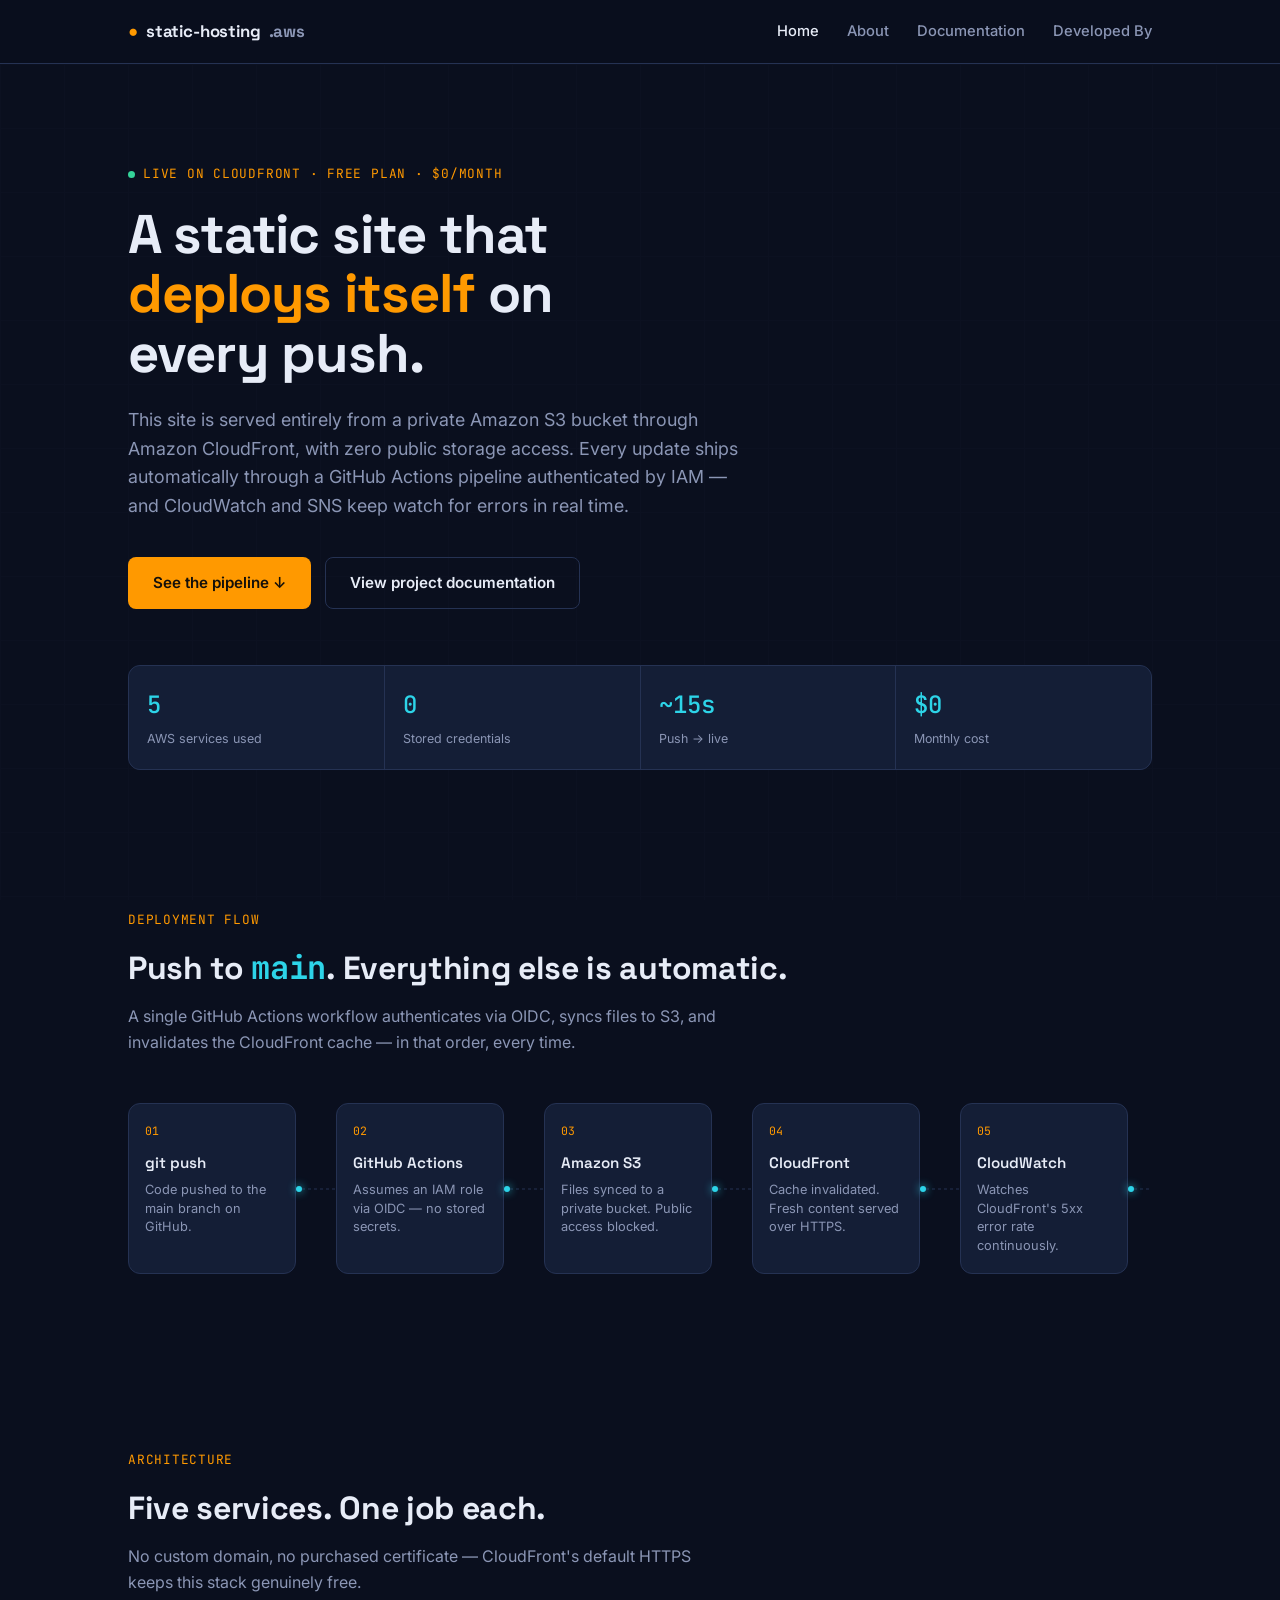
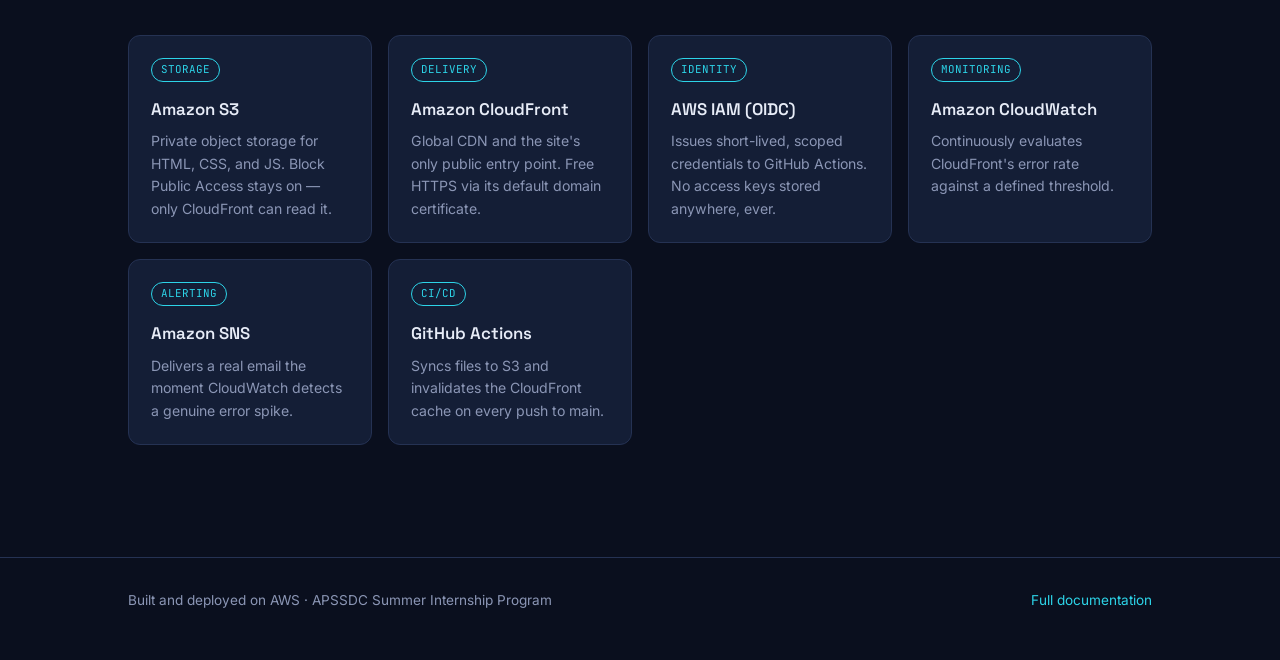
<file: index.html>
<!DOCTYPE html>
<html lang="en">
<head>
<meta charset="UTF-8">
<meta name="viewport" content="width=device-width, initial-scale=1.0">
<title>Static Website Hosting on AWS — S3 + CloudFront + IAM + CloudWatch + SNS</title>
<meta name="description" content="A private S3 origin served through CloudFront, deployed automatically via GitHub Actions using IAM OIDC federation, monitored by CloudWatch and SNS.">
<link rel="stylesheet" href="style.css">
</head>
<body>

<nav class="nav">
  <div class="nav-inner">
    <div class="brand"><span class="dot">●</span> static-hosting<span style="color:var(--text-muted)">.aws</span></div>
    <div class="nav-links">
      <a href="index.html" class="active">Home</a>
      <a href="about.html">About</a>
      <a href="document.html">Documentation</a>
      <a href="team.html">Developed By</a>
    </div>
  </div>
</nav>

<header class="hero">
  <div class="wrap">
    <div class="eyebrow"><span class="pulse"></span> Live on CloudFront · Free plan · $0/month</div>
    <h1>A static site that <span class="accent">deploys itself</span> on every push.</h1>
    <p class="lede">
      This site is served entirely from a private Amazon S3 bucket through Amazon CloudFront,
      with zero public storage access. Every update ships automatically through a GitHub Actions
      pipeline authenticated by IAM — and CloudWatch and SNS keep watch for errors in real time.
    </p>
    <div class="cta-row">
      <a href="#pipeline" class="btn btn-primary">See the pipeline ↓</a>
      <a href="document.html" class="btn btn-ghost">View project documentation</a>
    </div>

    <div class="stats">
      <div class="stat"><div class="num">5</div><div class="label">AWS services used</div></div>
      <div class="stat"><div class="num">0</div><div class="label">Stored credentials</div></div>
      <div class="stat"><div class="num">~15s</div><div class="label">Push → live</div></div>
      <div class="stat"><div class="num">$0</div><div class="label">Monthly cost</div></div>
    </div>
  </div>
</header>

<section id="pipeline">
  <div class="wrap">
    <div class="section-head">
      <div class="eyebrow">Deployment flow</div>
      <h2>Push to <code style="font-family:var(--font-mono); color:var(--signal)">main</code>. Everything else is automatic.</h2>
      <p class="section-sub">A single GitHub Actions workflow authenticates via OIDC, syncs files to S3, and invalidates the CloudFront cache — in that order, every time.</p>
    </div>

    <div class="pipeline" id="pipeline-track">
      <div class="pipe-step">
        <span class="idx">01</span>
        <div class="title">git push</div>
        <div class="desc">Code pushed to the main branch on GitHub.</div>
      </div>
      <div class="pipe-connector"><div class="runner"></div><svg viewBox="0 0 40 2"><line x1="0" y1="1" x2="40" y2="1" stroke="currentColor" stroke-width="1" stroke-dasharray="3 3"/></svg></div>
      <div class="pipe-step">
        <span class="idx">02</span>
        <div class="title">GitHub Actions</div>
        <div class="desc">Assumes an IAM role via OIDC — no stored secrets.</div>
      </div>
      <div class="pipe-connector"><div class="runner" style="animation-delay:0.5s"></div><svg viewBox="0 0 40 2"><line x1="0" y1="1" x2="40" y2="1" stroke="currentColor" stroke-width="1" stroke-dasharray="3 3"/></svg></div>
      <div class="pipe-step">
        <span class="idx">03</span>
        <div class="title">Amazon S3</div>
        <div class="desc">Files synced to a private bucket. Public access blocked.</div>
      </div>
      <div class="pipe-connector"><div class="runner" style="animation-delay:1s"></div><svg viewBox="0 0 40 2"><line x1="0" y1="1" x2="40" y2="1" stroke="currentColor" stroke-width="1" stroke-dasharray="3 3"/></svg></div>
      <div class="pipe-step">
        <span class="idx">04</span>
        <div class="title">CloudFront</div>
        <div class="desc">Cache invalidated. Fresh content served over HTTPS.</div>
      </div>
      <div class="pipe-connector"><div class="runner" style="animation-delay:1.5s"></div><svg viewBox="0 0 40 2"><line x1="0" y1="1" x2="40" y2="1" stroke="currentColor" stroke-width="1" stroke-dasharray="3 3"/></svg></div>
      <div class="pipe-step">
        <span class="idx">05</span>
        <div class="title">CloudWatch</div>
        <div class="desc">Watches CloudFront's 5xx error rate continuously.</div>
      </div>
      <div class="pipe-connector"><div class="runner" style="animation-delay:2s"></div><svg viewBox="0 0 40 2"><line x1="0" y1="1" x2="40" y2="1" stroke="currentColor" stroke-width="1" stroke-dasharray="3 3"/></svg></div>
      <div class="pipe-step">
        <span class="idx">06</span>
        <div class="title">SNS</div>
        <div class="desc">Emails the team the moment an alarm fires.</div>
      </div>
    </div>
  </div>
</section>

<section>
  <div class="wrap">
    <div class="section-head">
      <div class="eyebrow">Architecture</div>
      <h2>Five services. One job each.</h2>
      <p class="section-sub">No custom domain, no purchased certificate — CloudFront's default HTTPS keeps this stack genuinely free.</p>
    </div>

    <div class="grid">
      <div class="card">
        <div class="icon-row"><span class="tag">STORAGE</span></div>
        <h3>Amazon S3</h3>
        <p>Private object storage for HTML, CSS, and JS. Block Public Access stays on — only CloudFront can read it.</p>
      </div>
      <div class="card">
        <div class="icon-row"><span class="tag">DELIVERY</span></div>
        <h3>Amazon CloudFront</h3>
        <p>Global CDN and the site's only public entry point. Free HTTPS via its default domain certificate.</p>
      </div>
      <div class="card">
        <div class="icon-row"><span class="tag">IDENTITY</span></div>
        <h3>AWS IAM (OIDC)</h3>
        <p>Issues short-lived, scoped credentials to GitHub Actions. No access keys stored anywhere, ever.</p>
      </div>
      <div class="card">
        <div class="icon-row"><span class="tag">MONITORING</span></div>
        <h3>Amazon CloudWatch</h3>
        <p>Continuously evaluates CloudFront's error rate against a defined threshold.</p>
      </div>
      <div class="card">
        <div class="icon-row"><span class="tag">ALERTING</span></div>
        <h3>Amazon SNS</h3>
        <p>Delivers a real email the moment CloudWatch detects a genuine error spike.</p>
      </div>
      <div class="card">
        <div class="icon-row"><span class="tag">CI/CD</span></div>
        <h3>GitHub Actions</h3>
        <p>Syncs files to S3 and invalidates the CloudFront cache on every push to main.</p>
      </div>
    </div>
  </div>
</section>

<footer>
  <div class="wrap footer-inner">
    <div>Built and deployed on AWS · APSSDC Summer Internship Program</div>
    <div class="footer-links">
      <a href="document.html">Full documentation</a>
    </div>
  </div>
</footer>

<script src="script.js"></script>
</body>
</html>
</file>
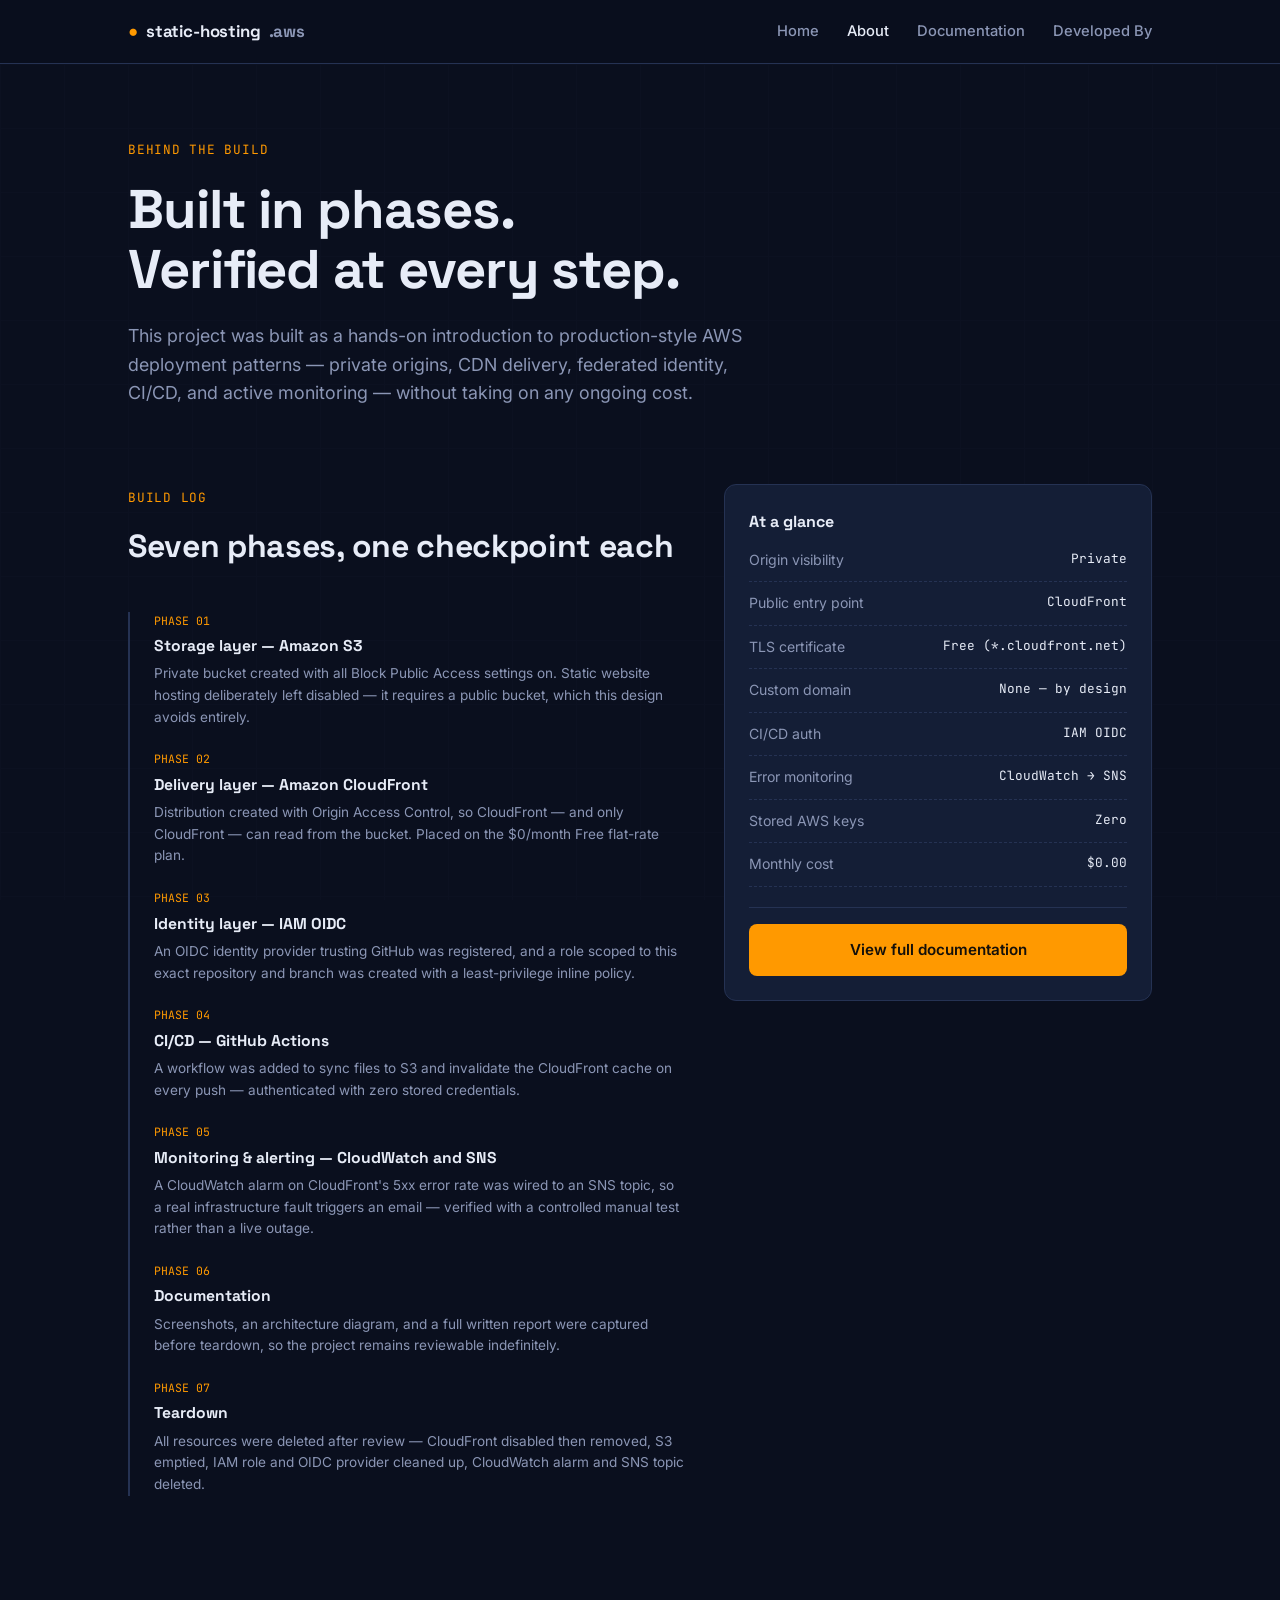
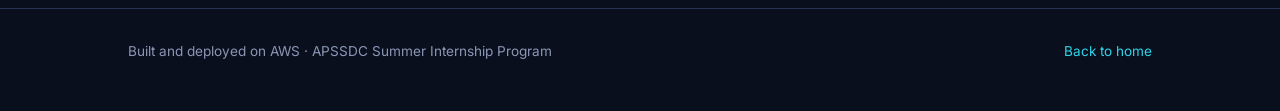
<file: about.html>
<!DOCTYPE html>
<html lang="en">
<head>
<meta charset="UTF-8">
<meta name="viewport" content="width=device-width, initial-scale=1.0">
<title>About the Build — Static Website Hosting on AWS</title>
<meta name="description" content="How this AWS static hosting project was designed and built, phase by phase.">
<link rel="stylesheet" href="style.css">
</head>
<body>

<nav class="nav">
  <div class="nav-inner">
    <div class="brand"><span class="dot">●</span> static-hosting<span style="color:var(--text-muted)">.aws</span></div>
    <div class="nav-links">
      <a href="index.html">Home</a>
      <a href="about.html" class="active">About</a>
      <a href="document.html">Documentation</a>
      <a href="team.html">Developed By</a>
    </div>
  </div>
</nav>

<header class="about-hero">
  <div class="wrap">
    <div class="eyebrow">Behind the build</div>
    <h1>Built in phases. Verified at every step.</h1>
    <p class="lede">
      This project was built as a hands-on introduction to production-style AWS deployment
      patterns — private origins, CDN delivery, federated identity, CI/CD, and active
      monitoring — without taking on any ongoing cost.
    </p>
  </div>
</header>

<section style="padding-top:0">
  <div class="wrap about-grid">
    <div>
      <div class="section-head">
        <div class="eyebrow">Build log</div>
        <h2>Seven phases, one checkpoint each</h2>
      </div>

      <div class="timeline">
        <div class="timeline-item">
          <div class="phase">PHASE 01</div>
          <h4>Storage layer — Amazon S3</h4>
          <p>Private bucket created with all Block Public Access settings on. Static website hosting deliberately left disabled — it requires a public bucket, which this design avoids entirely.</p>
        </div>
        <div class="timeline-item">
          <div class="phase">PHASE 02</div>
          <h4>Delivery layer — Amazon CloudFront</h4>
          <p>Distribution created with Origin Access Control, so CloudFront — and only CloudFront — can read from the bucket. Placed on the $0/month Free flat-rate plan.</p>
        </div>
        <div class="timeline-item">
          <div class="phase">PHASE 03</div>
          <h4>Identity layer — IAM OIDC</h4>
          <p>An OIDC identity provider trusting GitHub was registered, and a role scoped to this exact repository and branch was created with a least-privilege inline policy.</p>
        </div>
        <div class="timeline-item">
          <div class="phase">PHASE 04</div>
          <h4>CI/CD — GitHub Actions</h4>
          <p>A workflow was added to sync files to S3 and invalidate the CloudFront cache on every push — authenticated with zero stored credentials.</p>
        </div>
        <div class="timeline-item">
          <div class="phase">PHASE 05</div>
          <h4>Monitoring & alerting — CloudWatch and SNS</h4>
          <p>A CloudWatch alarm on CloudFront's 5xx error rate was wired to an SNS topic, so a real infrastructure fault triggers an email — verified with a controlled manual test rather than a live outage.</p>
        </div>
        <div class="timeline-item">
          <div class="phase">PHASE 06</div>
          <h4>Documentation</h4>
          <p>Screenshots, an architecture diagram, and a full written report were captured before teardown, so the project remains reviewable indefinitely.</p>
        </div>
        <div class="timeline-item">
          <div class="phase">PHASE 07</div>
          <h4>Teardown</h4>
          <p>All resources were deleted after review — CloudFront disabled then removed, S3 emptied, IAM role and OIDC provider cleaned up, CloudWatch alarm and SNS topic deleted.</p>
        </div>
      </div>
    </div>

    <aside class="side-card">
      <h3>At a glance</h3>
      <ul class="side-list">
        <li><span>Origin visibility</span><span>Private</span></li>
        <li><span>Public entry point</span><span>CloudFront</span></li>
        <li><span>TLS certificate</span><span>Free (*.cloudfront.net)</span></li>
        <li><span>Custom domain</span><span>None — by design</span></li>
        <li><span>CI/CD auth</span><span>IAM OIDC</span></li>
        <li><span>Error monitoring</span><span>CloudWatch → SNS</span></li>
        <li><span>Stored AWS keys</span><span>Zero</span></li>
        <li><span>Monthly cost</span><span>$0.00</span></li>
      </ul>
      <div style="margin-top:20px; padding-top:16px; border-top:1px solid var(--surface-border)">
        <a href="document.html" class="btn btn-primary" style="width:100%; justify-content:center">View full documentation</a>
      </div>
    </aside>
  </div>
</section>

<footer>
  <div class="wrap footer-inner">
    <div>Built and deployed on AWS · APSSDC Summer Internship Program</div>
    <div class="footer-links">
      <a href="index.html">Back to home</a>
    </div>
  </div>
</footer>

<script src="script.js"></script>
</body>
</html>
</file>
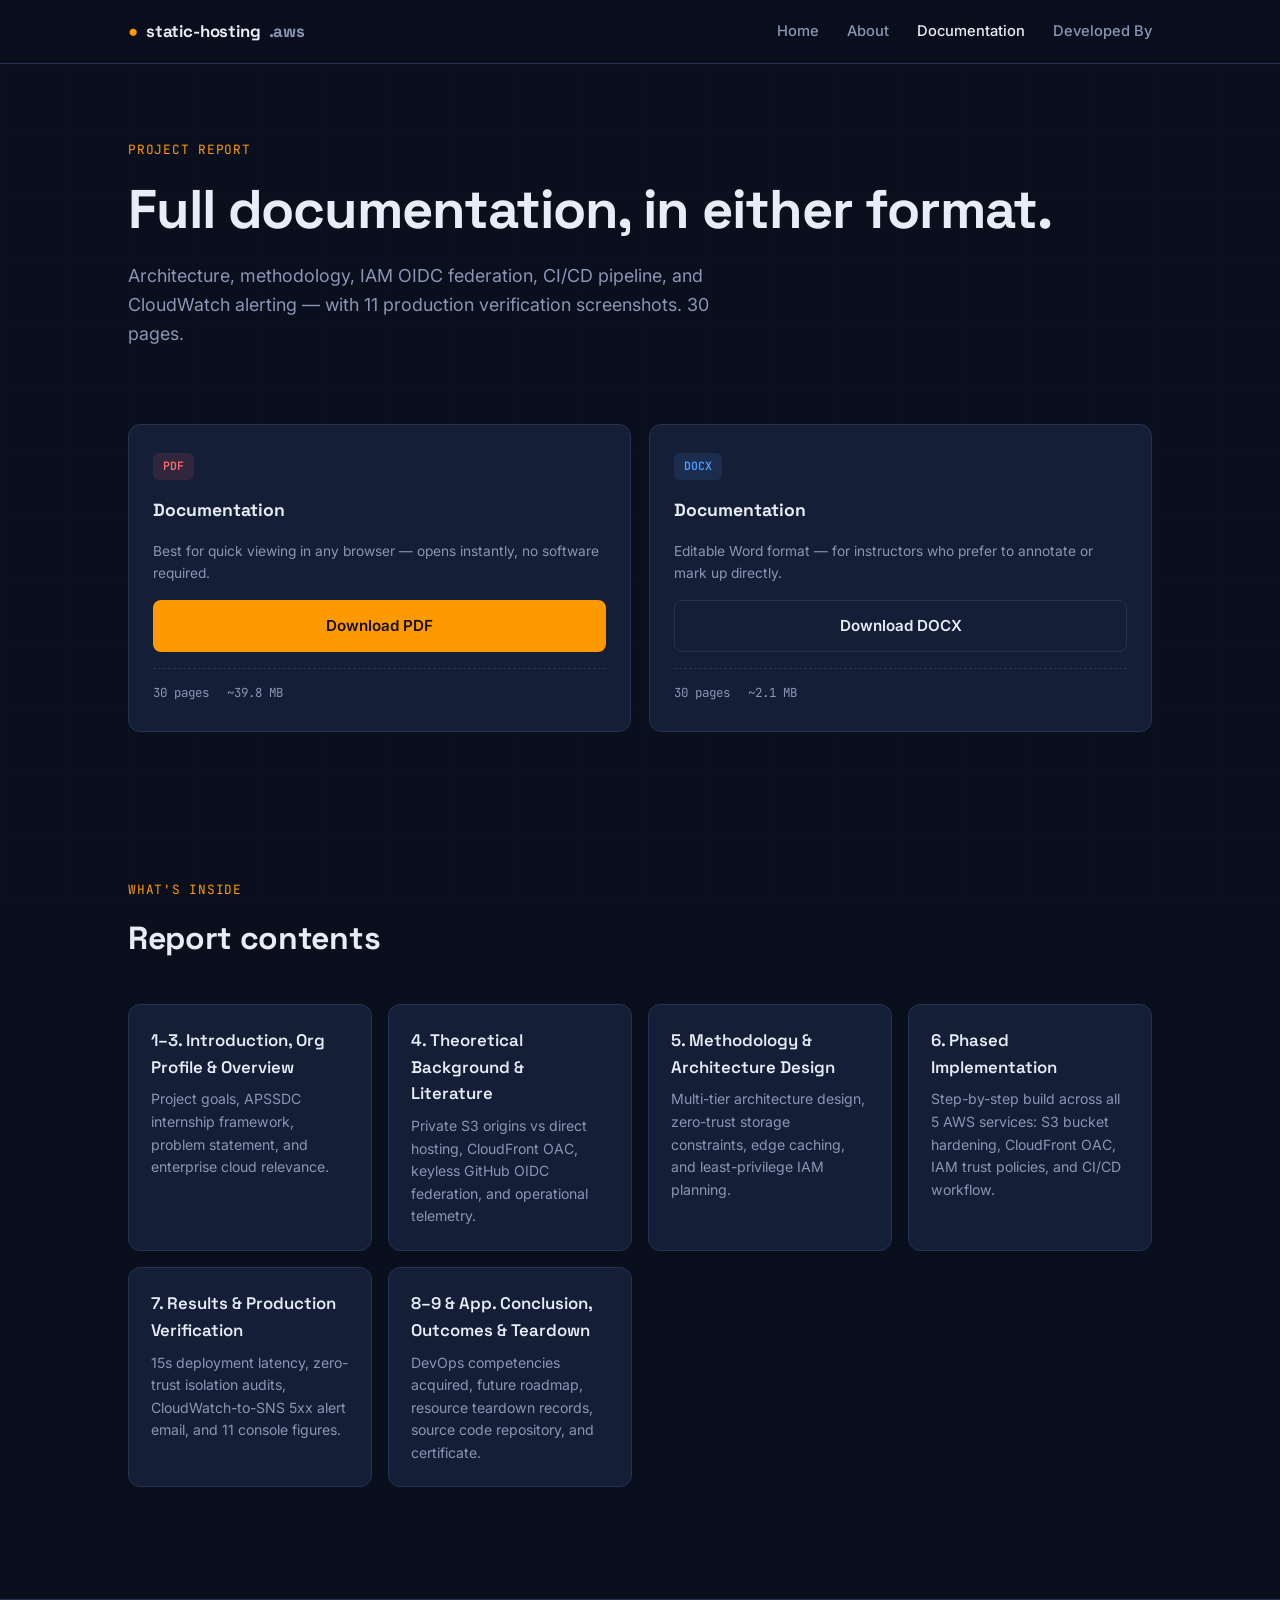
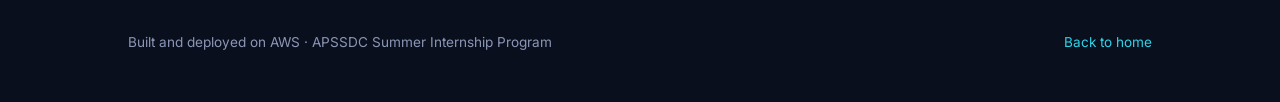
<file: document.html>
<!DOCTYPE html>
<html lang="en">
<head>
<meta charset="UTF-8">
<meta name="viewport" content="width=device-width, initial-scale=1.0">
<title>Documentation — Static Website Hosting on AWS</title>
<meta name="description" content="Download the full 30-page project internship report as DOCX or PDF.">
<link rel="stylesheet" href="style.css">
</head>
<body>

<nav class="nav">
  <div class="nav-inner">
    <div class="brand"><span class="dot">●</span> static-hosting<span style="color:var(--text-muted)">.aws</span></div>
    <div class="nav-links">
      <a href="index.html">Home</a>
      <a href="about.html">About</a>
      <a href="document.html" class="active">Documentation</a>
      <a href="team.html">Developed By</a>
    </div>
  </div>
</nav>

<header class="page-hero">
  <div class="wrap">
    <div class="eyebrow">Project report</div>
    <h1>Full documentation, in either format.</h1>
    <p class="lede">
      Architecture, methodology, IAM OIDC federation, CI/CD pipeline, and CloudWatch alerting — with 11 production verification screenshots. 30 pages.
    </p>
  </div>
</header>

<section style="padding-top:0">
  <div class="wrap">
    <div class="doc-grid">

      <div class="doc-card">
        <div class="badge-row">
          <span class="filetype pdf">PDF</span>
        </div>
        <h3>Documentation</h3>
        <p>Best for quick viewing in any browser — opens instantly, no software required.</p>
        <a href="Static_Website_Hosting_using_Amazon_S3_Internship_Report.pdf" download class="btn btn-primary" style="justify-content:center">Download PDF</a>
        <div class="doc-meta-row">
          <span>30 pages</span>
          <span>~39.8 MB</span>
        </div>
      </div>

      <div class="doc-card">
        <div class="badge-row">
          <span class="filetype docx">DOCX</span>
        </div>
        <h3>Documentation</h3>
        <p>Editable Word format — for instructors who prefer to annotate or mark up directly.</p>
        <a href="Static_Website_Hosting_using_Amazon_S3_Internship_Report.docx" download class="btn btn-ghost" style="justify-content:center">Download DOCX</a>
        <div class="doc-meta-row">
          <span>30 pages</span>
          <span>~2.1 MB</span>
        </div>
      </div>

    </div>
  </div>
</section>

<section>
  <div class="wrap">
    <div class="section-head">
      <div class="eyebrow">What's inside</div>
      <h2>Report contents</h2>
    </div>
    <div class="grid">
      <div class="card"><h3>1–3. Introduction, Org Profile & Overview</h3><p>Project goals, APSSDC internship framework, problem statement, and enterprise cloud relevance.</p></div>
      <div class="card"><h3>4. Theoretical Background & Literature</h3><p>Private S3 origins vs direct hosting, CloudFront OAC, keyless GitHub OIDC federation, and operational telemetry.</p></div>
      <div class="card"><h3>5. Methodology & Architecture Design</h3><p>Multi-tier architecture design, zero-trust storage constraints, edge caching, and least-privilege IAM planning.</p></div>
      <div class="card"><h3>6. Phased Implementation</h3><p>Step-by-step build across all 5 AWS services: S3 bucket hardening, CloudFront OAC, IAM trust policies, and CI/CD workflow.</p></div>
      <div class="card"><h3>7. Results & Production Verification</h3><p>15s deployment latency, zero-trust isolation audits, CloudWatch-to-SNS 5xx alert email, and 11 console figures.</p></div>
      <div class="card"><h3>8–9 & App. Conclusion, Outcomes & Teardown</h3><p>DevOps competencies acquired, future roadmap, resource teardown records, source code repository, and certificate.</p></div>
    </div>
  </div>
</section>

<footer>
  <div class="wrap footer-inner">
    <div>Built and deployed on AWS · APSSDC Summer Internship Program</div>
    <div class="footer-links">
      <a href="index.html">Back to home</a>
    </div>
  </div>
</footer>

<script src="script.js"></script>
</body>
</html>
</file>
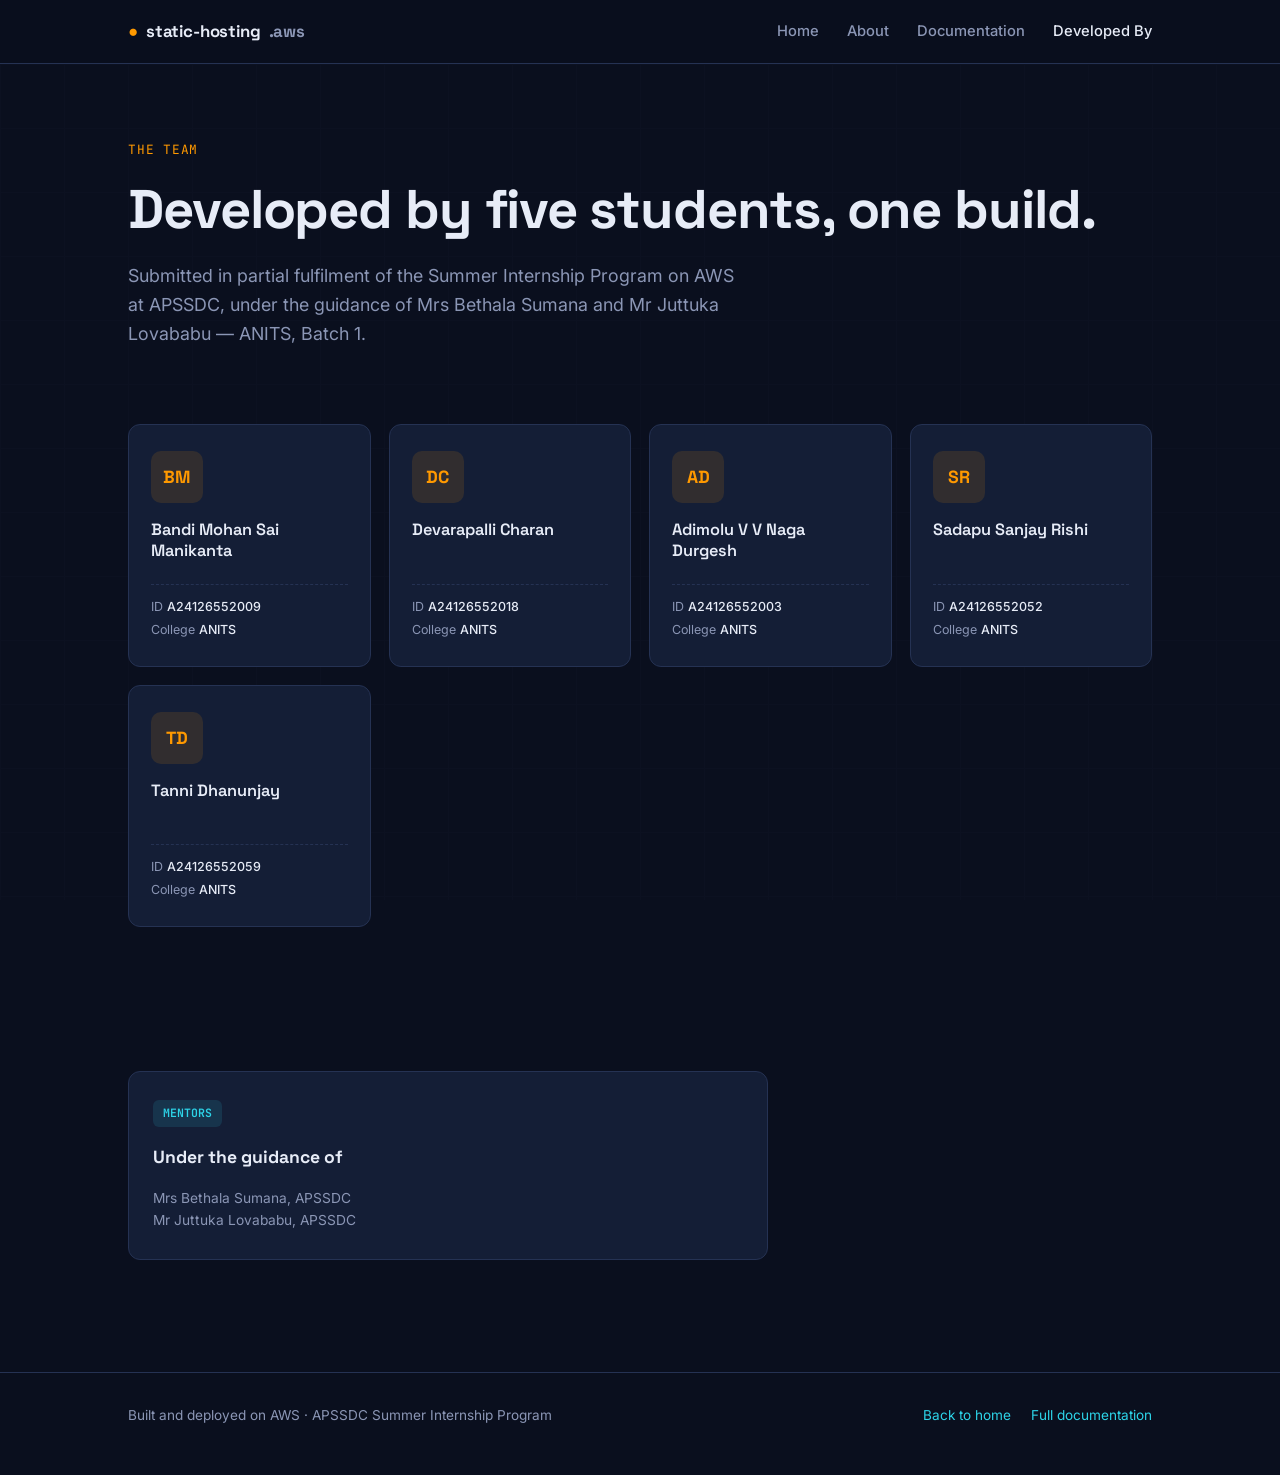
<file: team.html>
<!DOCTYPE html>
<html lang="en">
<head>
<meta charset="UTF-8">
<meta name="viewport" content="width=device-width, initial-scale=1.0">
<title>Developed By — Static Website Hosting on AWS</title>
<meta name="description" content="The team behind this AWS static hosting project.">
<link rel="stylesheet" href="style.css">
</head>
<body>

<nav class="nav">
  <div class="nav-inner">
    <div class="brand"><span class="dot">●</span> static-hosting<span style="color:var(--text-muted)">.aws</span></div>
    <div class="nav-links">
      <a href="index.html">Home</a>
      <a href="about.html">About</a>
      <a href="document.html">Documentation</a>
      <a href="team.html" class="active">Developed By</a>
    </div>
  </div>
</nav>

<header class="page-hero">
  <div class="wrap">
    <div class="eyebrow">The team</div>
    <h1>Developed by five students, one build.</h1>
    <p class="lede">
      Submitted in partial fulfilment of the Summer Internship Program on AWS at APSSDC,
      under the guidance of Mrs Bethala Sumana and Mr Juttuka Lovababu — ANITS, Batch 1.
    </p>
  </div>
</header>

<section style="padding-top:0">
  <div class="wrap">
    <div class="team-grid">

      <div class="team-tile">
        <div>
          <div class="avatar">BM</div>
          <h3>Bandi Mohan Sai Manikanta</h3>
        </div>
        <div class="meta">
          <span>ID <b>A24126552009</b></span>
          <span>College <b>ANITS</b></span>
        </div>
      </div>

      <div class="team-tile">
        <div>
          <div class="avatar">DC</div>
          <h3>Devarapalli Charan</h3>
        </div>
        <div class="meta">
          <span>ID <b>A24126552018</b></span>
          <span>College <b>ANITS</b></span>
        </div>
      </div>

      <div class="team-tile">
        <div>
          <div class="avatar">AD</div>
          <h3>Adimolu V V Naga Durgesh</h3>
        </div>
        <div class="meta">
          <span>ID <b>A24126552003</b></span>
          <span>College <b>ANITS</b></span>
        </div>
      </div>

      <div class="team-tile">
        <div>
          <div class="avatar">SR</div>
          <h3>Sadapu Sanjay Rishi</h3>
        </div>
        <div class="meta">
          <span>ID <b>A24126552052</b></span>
          <span>College <b>ANITS</b></span>
        </div>
      </div>

      <div class="team-tile">
        <div>
          <div class="avatar">TD</div>
          <h3>Tanni Dhanunjay</h3>
        </div>
        <div class="meta">
          <span>ID <b>A24126552059</b></span>
          <span>College <b>ANITS</b></span>
        </div>
      </div>

    </div>
  </div>
</section>

<section>
  <div class="wrap">
    <div class="doc-card" style="max-width:640px">
      <div class="badge-row">
        <span class="filetype" style="color:var(--signal); background:rgba(45,212,232,0.12)">MENTORS</span>
      </div>
      <h3>Under the guidance of</h3>
      <p>Mrs Bethala Sumana, APSSDC<br>Mr Juttuka Lovababu, APSSDC</p>
    </div>
  </div>
</section>

<footer>
  <div class="wrap footer-inner">
    <div>Built and deployed on AWS · APSSDC Summer Internship Program</div>
    <div class="footer-links">
      <a href="index.html">Back to home</a>
      <a href="document.html">Full documentation</a>
    </div>
  </div>
</footer>

<script src="script.js"></script>
</body>
</html>
</file>
<file: style.css>
/* ============================================
   Static Website Hosting on AWS — showcase site
   Token system: deep navy / infra-orange / signal-cyan
   ============================================ */

@import url('https://fonts.googleapis.com/css2?family=Space+Grotesk:wght@500;600;700&family=Inter:wght@400;500;600&family=JetBrains+Mono:wght@400;500&display=swap');

:root {
  --bg: #0A0F1E;
  --bg-raised: #10182C;
  --surface: #141E36;
  --surface-border: #253253;
  --text: #E7ECF7;
  --text-muted: #8B96B5;
  --accent: #FF9900;
  --accent-soft: #FFB84D;
  --signal: #2DD4E8;
  --ok: #34D399;

  --font-display: 'Space Grotesk', sans-serif;
  --font-body: 'Inter', sans-serif;
  --font-mono: 'JetBrains Mono', monospace;

  --radius: 12px;
  --max-w: 1080px;
}

* { margin: 0; padding: 0; box-sizing: border-box; }

html { scroll-behavior: smooth; }

body {
  background: var(--bg);
  color: var(--text);
  font-family: var(--font-body);
  line-height: 1.6;
  -webkit-font-smoothing: antialiased;
}

/* subtle ambient grid backdrop */
body::before {
  content: "";
  position: fixed;
  inset: 0;
  background-image:
    linear-gradient(var(--surface-border) 1px, transparent 1px),
    linear-gradient(90deg, var(--surface-border) 1px, transparent 1px);
  background-size: 64px 64px;
  opacity: 0.08;
  pointer-events: none;
  z-index: 0;
}

a { color: var(--signal); text-decoration: none; }
a:hover { text-decoration: underline; }
a:focus-visible, button:focus-visible {
  outline: 2px solid var(--signal);
  outline-offset: 3px;
}

.wrap {
  max-width: var(--max-w);
  margin: 0 auto;
  padding: 0 28px;
  position: relative;
  z-index: 1;
}

/* ---------- Nav ---------- */
.nav {
  position: sticky;
  top: 0;
  z-index: 10;
  backdrop-filter: blur(10px);
  background: rgba(10, 15, 30, 0.85);
  border-bottom: 1px solid var(--surface-border);
}
.nav-inner {
  max-width: var(--max-w);
  margin: 0 auto;
  padding: 18px 28px;
  display: flex;
  align-items: center;
  justify-content: space-between;
}
.brand {
  font-family: var(--font-display);
  font-weight: 700;
  font-size: 1.05rem;
  color: var(--text);
  letter-spacing: -0.01em;
  display: flex;
  align-items: center;
  gap: 8px;
}
.brand .dot { color: var(--accent); }
.nav-links {
  display: flex;
  gap: 28px;
  font-size: 0.92rem;
  font-weight: 500;
}
.nav-links a { color: var(--text-muted); }
.nav-links a:hover, .nav-links a.active { color: var(--text); text-decoration: none; }

/* ---------- Hero ---------- */
.hero {
  padding: 96px 0 64px;
}
.eyebrow {
  font-family: var(--font-mono);
  font-size: 0.8rem;
  color: var(--accent);
  letter-spacing: 0.06em;
  text-transform: uppercase;
  display: inline-flex;
  align-items: center;
  gap: 8px;
  margin-bottom: 20px;
}
.eyebrow .pulse {
  width: 7px; height: 7px;
  border-radius: 50%;
  background: var(--ok);
  box-shadow: 0 0 0 0 rgba(52, 211, 153, 0.6);
  animation: pulse 2s infinite;
}
@keyframes pulse {
  0% { box-shadow: 0 0 0 0 rgba(52,211,153,0.5); }
  70% { box-shadow: 0 0 0 8px rgba(52,211,153,0); }
  100% { box-shadow: 0 0 0 0 rgba(52,211,153,0); }
}

h1 {
  font-family: var(--font-display);
  font-weight: 700;
  font-size: clamp(2.2rem, 5vw, 3.4rem);
  line-height: 1.1;
  letter-spacing: -0.02em;
  max-width: 16ch;
  margin-bottom: 22px;
}
h1 .accent { color: var(--accent); }

.lede {
  font-size: 1.12rem;
  color: var(--text-muted);
  max-width: 56ch;
  margin-bottom: 36px;
}

.cta-row { display: flex; gap: 14px; flex-wrap: wrap; margin-bottom: 56px; }

.btn {
  display: inline-flex;
  align-items: center;
  gap: 8px;
  padding: 13px 24px;
  border-radius: 8px;
  font-weight: 600;
  font-size: 0.95rem;
  font-family: var(--font-body);
  cursor: pointer;
  border: 1px solid transparent;
  transition: transform 0.15s ease, background 0.15s ease, border-color .15s ease;
}
.btn:hover { text-decoration: none; transform: translateY(-1px); }
.btn-primary { background: var(--accent); color: #14100A; }
.btn-primary:hover { background: var(--accent-soft); }
.btn-ghost {
  background: transparent;
  color: var(--text);
  border-color: var(--surface-border);
}
.btn-ghost:hover { border-color: var(--signal); }

/* stat strip */
.stats {
  display: grid;
  grid-template-columns: repeat(4, 1fr);
  gap: 1px;
  background: var(--surface-border);
  border: 1px solid var(--surface-border);
  border-radius: var(--radius);
  overflow: hidden;
}
.stat {
  background: var(--surface);
  padding: 20px 18px;
}
.stat .num {
  font-family: var(--font-mono);
  font-size: 1.5rem;
  color: var(--signal);
  font-weight: 500;
}
.stat .label {
  font-size: 0.78rem;
  color: var(--text-muted);
  margin-top: 4px;
}

/* ---------- Section shared ---------- */
section { padding: 72px 0; position: relative; z-index: 1; }
.section-head { margin-bottom: 40px; }
.section-head .eyebrow { margin-bottom: 12px; }
h2 {
  font-family: var(--font-display);
  font-size: clamp(1.5rem, 3vw, 2rem);
  font-weight: 700;
  letter-spacing: -0.01em;
  margin-bottom: 10px;
}
.section-sub { color: var(--text-muted); max-width: 60ch; }

/* ---------- Pipeline / architecture flow ---------- */
.pipeline {
  display: flex;
  align-items: stretch;
  gap: 0;
  overflow-x: auto;
  padding: 8px 0 20px;
  margin-bottom: 8px;
}
.pipe-step {
  flex: 0 0 168px;
  background: var(--surface);
  border: 1px solid var(--surface-border);
  border-radius: var(--radius);
  padding: 18px 16px;
  position: relative;
}
.pipe-step .idx {
  font-family: var(--font-mono);
  font-size: 0.72rem;
  color: var(--accent);
  margin-bottom: 10px;
  display: block;
}
.pipe-step .title {
  font-family: var(--font-display);
  font-weight: 600;
  font-size: 0.95rem;
  margin-bottom: 6px;
}
.pipe-step .desc {
  font-size: 0.8rem;
  color: var(--text-muted);
  line-height: 1.45;
}
.pipe-connector {
  flex: 0 0 40px;
  display: flex;
  align-items: center;
  justify-content: center;
  color: var(--surface-border);
  position: relative;
}
.pipe-connector svg { width: 100%; overflow: visible; }
.pipe-connector .runner {
  position: absolute;
  top: 50%;
  left: 0;
  width: 6px; height: 6px;
  border-radius: 50%;
  background: var(--signal);
  transform: translateY(-50%);
  animation: run 3.2s linear infinite;
  box-shadow: 0 0 8px var(--signal);
}
@keyframes run {
  0% { left: 0; opacity: 0; }
  10% { opacity: 1; }
  90% { opacity: 1; }
  100% { left: 100%; opacity: 0; }
}

/* ---------- Tech stack grid ---------- */
.grid {
  display: grid;
  grid-template-columns: repeat(auto-fit, minmax(230px, 1fr));
  gap: 16px;
}
.card {
  background: var(--surface);
  border: 1px solid var(--surface-border);
  border-radius: var(--radius);
  padding: 22px;
  transition: border-color .15s ease;
}
.card:hover { border-color: var(--accent); }
.card .icon-row {
  display: flex;
  align-items: center;
  justify-content: space-between;
  margin-bottom: 14px;
}
.card .tag {
  font-family: var(--font-mono);
  font-size: 0.68rem;
  color: var(--signal);
  border: 1px solid var(--signal);
  border-radius: 20px;
  padding: 2px 9px;
}
.card h3 {
  font-family: var(--font-display);
  font-size: 1.05rem;
  font-weight: 600;
  margin-bottom: 8px;
}
.card p { font-size: 0.88rem; color: var(--text-muted); }

/* ---------- Doc download panel ---------- */
.doc-panel {
  background: linear-gradient(135deg, var(--surface) 0%, var(--bg-raised) 100%);
  border: 1px solid var(--surface-border);
  border-radius: var(--radius);
  padding: 36px;
  display: flex;
  align-items: center;
  justify-content: space-between;
  gap: 24px;
  flex-wrap: wrap;
}
.doc-panel .file-badge {
  width: 46px; height: 46px;
  border-radius: 10px;
  background: rgba(255,153,0,0.12);
  color: var(--accent);
  display: flex; align-items: center; justify-content: center;
  font-family: var(--font-mono);
  font-size: 0.68rem;
  font-weight: 600;
  flex-shrink: 0;
}
.doc-panel .doc-info { display: flex; gap: 16px; align-items: center; flex: 1; min-width: 220px; }
.doc-panel h3 { font-family: var(--font-display); font-size: 1.05rem; margin-bottom: 4px; }
.doc-panel p { font-size: 0.85rem; color: var(--text-muted); }

/* ---------- Footer ---------- */
footer {
  border-top: 1px solid var(--surface-border);
  padding: 32px 0 48px;
  margin-top: 40px;
}
.footer-inner {
  display: flex;
  justify-content: space-between;
  align-items: center;
  flex-wrap: wrap;
  gap: 12px;
  font-size: 0.85rem;
  color: var(--text-muted);
}
.footer-links { display: flex; gap: 20px; }

/* ---------- About page specifics ---------- */
.about-hero { padding: 72px 0 40px; }
.about-grid {
  display: grid;
  grid-template-columns: 1.3fr 1fr;
  gap: 40px;
  align-items: start;
}
@media (max-width: 760px) { .about-grid { grid-template-columns: 1fr; } }
.timeline { border-left: 2px solid var(--surface-border); padding-left: 24px; display: flex; flex-direction: column; gap: 22px; }
.timeline-item .phase {
  font-family: var(--font-mono);
  font-size: 0.72rem;
  color: var(--accent);
}
.timeline-item h4 {
  font-family: var(--font-display);
  font-size: 0.98rem;
  margin: 4px 0 4px;
}
.timeline-item p { font-size: 0.85rem; color: var(--text-muted); }

.side-card {
  background: var(--surface);
  border: 1px solid var(--surface-border);
  border-radius: var(--radius);
  padding: 24px;
}
.side-card h3 { font-family: var(--font-display); font-size: 1rem; margin-bottom: 14px; }
.side-list { list-style: none; display: flex; flex-direction: column; gap: 10px; }
.side-list li {
  font-size: 0.88rem;
  color: var(--text-muted);
  display: flex;
  justify-content: space-between;
  border-bottom: 1px dashed var(--surface-border);
  padding-bottom: 10px;
}
.side-list li span:last-child { color: var(--text); font-family: var(--font-mono); font-size: 0.8rem; }

/* ---------- Responsive ---------- */
@media (max-width: 640px) {
  .stats { grid-template-columns: repeat(2, 1fr); }
  .doc-panel { flex-direction: column; align-items: flex-start; }
  .nav-links { gap: 16px; font-size: 0.85rem; }
}

@media (prefers-reduced-motion: reduce) {
  * { animation-duration: 0.001ms !important; animation-iteration-count: 1 !important; transition: none !important; }
}

/* ---------- Team tiles (Developed By) ---------- */
.team-grid {
  display: grid;
  grid-template-columns: repeat(auto-fit, minmax(220px, 1fr));
  gap: 18px;
}
.team-tile {
  background: var(--surface);
  border: 1px solid var(--surface-border);
  border-radius: var(--radius);
  padding: 26px 22px;
  aspect-ratio: 1 / 1;
  display: flex;
  flex-direction: column;
  justify-content: space-between;
  transition: border-color .15s ease, transform .15s ease;
}
.team-tile:hover { border-color: var(--accent); transform: translateY(-2px); }
.team-tile .avatar {
  width: 52px; height: 52px;
  border-radius: 10px;
  background: rgba(255,153,0,0.12);
  color: var(--accent);
  display: flex; align-items: center; justify-content: center;
  font-family: var(--font-display);
  font-weight: 700;
  font-size: 1.1rem;
  margin-bottom: 16px;
}
.team-tile h3 {
  font-family: var(--font-display);
  font-size: 1.02rem;
  font-weight: 600;
  margin-bottom: 6px;
  line-height: 1.3;
}
.team-tile .meta {
  font-size: 0.78rem;
  color: var(--text-muted);
  display: flex;
  flex-direction: column;
  gap: 3px;
  border-top: 1px dashed var(--surface-border);
  padding-top: 12px;
}
.team-tile .meta span b { color: var(--text); font-weight: 500; }

/* ---------- Document page ---------- */
.doc-grid {
  display: grid;
  grid-template-columns: repeat(auto-fit, minmax(260px, 1fr));
  gap: 18px;
}
.doc-card {
  background: var(--surface);
  border: 1px solid var(--surface-border);
  border-radius: var(--radius);
  padding: 28px 24px;
  display: flex;
  flex-direction: column;
  gap: 16px;
}
.doc-card .badge-row { display: flex; align-items: center; justify-content: space-between; }
.doc-card .filetype {
  font-family: var(--font-mono);
  font-size: 0.72rem;
  font-weight: 600;
  padding: 4px 10px;
  border-radius: 6px;
}
.doc-card .filetype.pdf { color: #FF6B6B; background: rgba(255,107,107,0.12); }
.doc-card .filetype.docx { color: #4D9FFF; background: rgba(77,159,255,0.12); }
.doc-card h3 {
  font-family: var(--font-display);
  font-size: 1.1rem;
  overflow-wrap: break-word;
  word-break: break-word;
}
.doc-card p { font-size: 0.86rem; color: var(--text-muted); }
.doc-meta-row {
  display: flex; gap: 18px; font-size: 0.78rem; color: var(--text-muted);
  font-family: var(--font-mono); border-top: 1px dashed var(--surface-border); padding-top: 14px;
}

/* ---------- Simple content page hero ---------- */
.page-hero { padding: 72px 0 40px; }
.page-hero h1 { max-width: none; }
</file>
